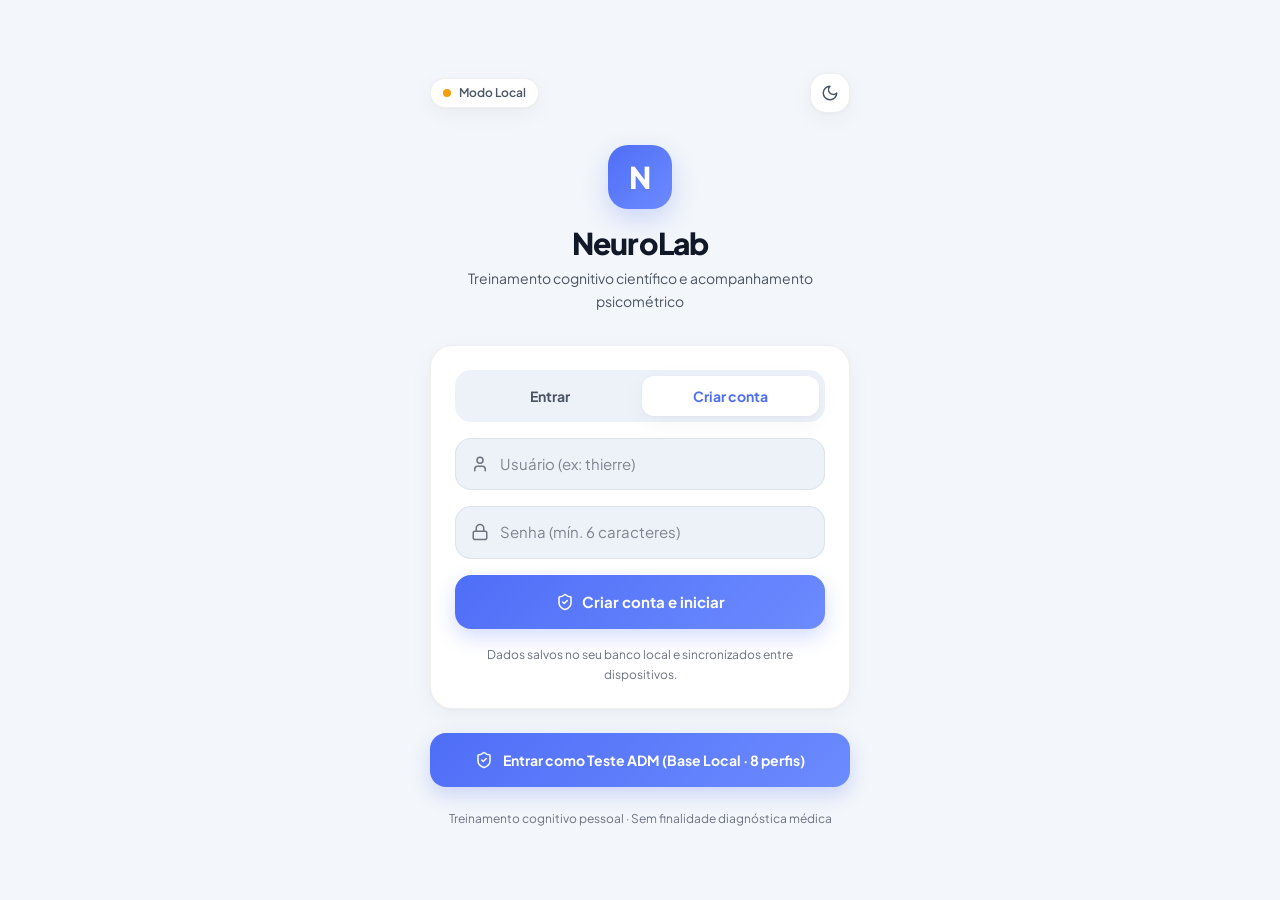
<file: index.html>
<!doctype html>
<html lang="pt-BR" data-theme="light">
  <head>
    <meta charset="UTF-8" />
    <meta name="viewport" content="width=device-width, initial-scale=1.0, maximum-scale=1.0, user-scalable=no" />
    <meta name="theme-color" content="#F3F6FA" />
    <link rel="icon" type="image/svg+xml" href="./icon.svg" />
    <link rel="preconnect" href="https://fonts.googleapis.com" />
    <link rel="preconnect" href="https://fonts.gstatic.com" crossorigin />
    <link
      href="https://fonts.googleapis.com/css2?family=Plus+Jakarta+Sans:wght@400;500;600;700;800&display=swap"
      rel="stylesheet"
    />
    <title>NeuroLab — Treinamento Cognitivo</title>
    <script type="module" crossorigin src="./assets/main-BQ5H9TDC.js"></script>
    <link rel="modulepreload" crossorigin href="./assets/DomainIcon-DQCqKxYY.js">
    <link rel="stylesheet" crossorigin href="./assets/DomainIcon-DUdCxSUC.css">
  <link rel="manifest" href="./manifest.webmanifest"><script id="vite-plugin-pwa:register-sw" src="./registerSW.js"></script></head>
  <body>
    <div id="root"></div>
  </body>
</html>
</file>
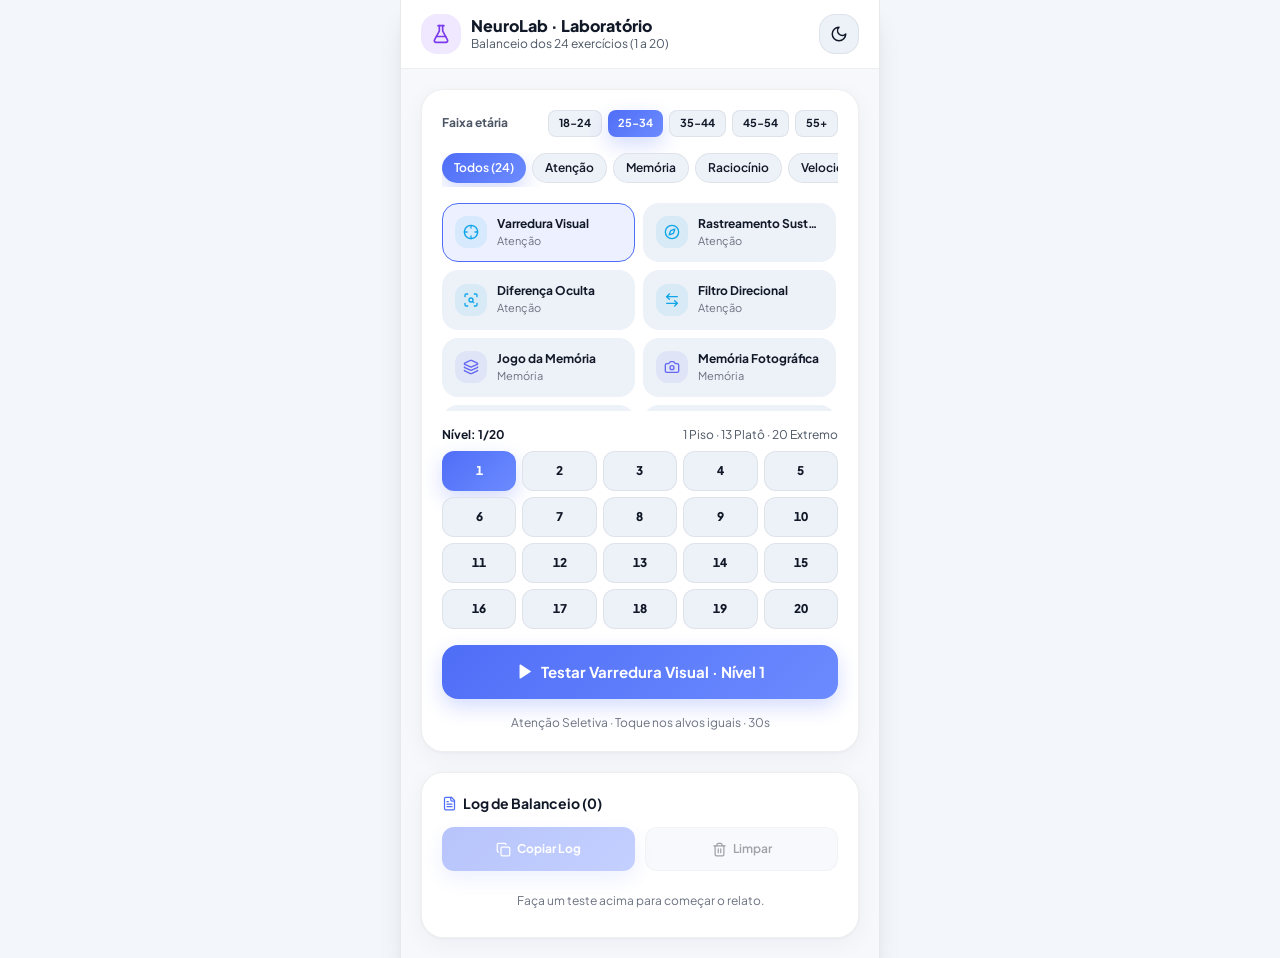
<file: lab.html>
<!doctype html>
<html lang="pt-BR" data-theme="light">
  <head>
    <meta charset="UTF-8" />
    <meta name="viewport" content="width=device-width, initial-scale=1.0, maximum-scale=1.0, user-scalable=no" />
    <meta name="theme-color" content="#F3F6FA" />
    <link rel="icon" type="image/svg+xml" href="./icon.svg" />
    <link rel="preconnect" href="https://fonts.googleapis.com" />
    <link rel="preconnect" href="https://fonts.gstatic.com" crossorigin />
    <link
      href="https://fonts.googleapis.com/css2?family=Plus+Jakarta+Sans:wght@400;500;600;700;800&display=swap"
      rel="stylesheet"
    />
    <title>NeuroLab · Laboratório de Balanceio</title>
    <script type="module" crossorigin src="./assets/lab-B6d545H5.js"></script>
    <link rel="modulepreload" crossorigin href="./assets/DomainIcon-DQCqKxYY.js">
    <link rel="stylesheet" crossorigin href="./assets/DomainIcon-DUdCxSUC.css">
  <link rel="manifest" href="./manifest.webmanifest"><script id="vite-plugin-pwa:register-sw" src="./registerSW.js"></script></head>
  <body>
    <div id="root"></div>
  </body>
</html>
</file>
<file: assets/DomainIcon-DUdCxSUC.css>
/*! tailwindcss v4.3.5 | MIT License | https://tailwindcss.com */@layer properties{@supports (((-webkit-hyphens:none)) and (not (margin-trim:block))) or ((-moz-orient:inline) and (not (color:rgb(from red r g b)))){*,:before,:after,::backdrop{--tw-translate-x:0;--tw-translate-y:0;--tw-translate-z:0;--tw-rotate-x:initial;--tw-rotate-y:initial;--tw-rotate-z:initial;--tw-skew-x:initial;--tw-skew-y:initial;--tw-border-style:solid;--tw-leading:initial;--tw-font-weight:initial;--tw-tracking:initial;--tw-shadow:0 0 #0000;--tw-shadow-color:initial;--tw-shadow-alpha:100%;--tw-inset-shadow:0 0 #0000;--tw-inset-shadow-color:initial;--tw-inset-shadow-alpha:100%;--tw-ring-color:initial;--tw-ring-shadow:0 0 #0000;--tw-inset-ring-color:initial;--tw-inset-ring-shadow:0 0 #0000;--tw-ring-inset:initial;--tw-ring-offset-width:0px;--tw-ring-offset-color:#fff;--tw-ring-offset-shadow:0 0 #0000;--tw-outline-style:solid;--tw-blur:initial;--tw-brightness:initial;--tw-contrast:initial;--tw-grayscale:initial;--tw-hue-rotate:initial;--tw-invert:initial;--tw-opacity:initial;--tw-saturate:initial;--tw-sepia:initial;--tw-drop-shadow:initial;--tw-drop-shadow-color:initial;--tw-drop-shadow-alpha:100%;--tw-drop-shadow-size:initial;--tw-backdrop-blur:initial;--tw-backdrop-brightness:initial;--tw-backdrop-contrast:initial;--tw-backdrop-grayscale:initial;--tw-backdrop-hue-rotate:initial;--tw-backdrop-invert:initial;--tw-backdrop-opacity:initial;--tw-backdrop-saturate:initial;--tw-backdrop-sepia:initial;--tw-duration:initial;--tw-ease:initial;--tw-scale-x:1;--tw-scale-y:1;--tw-scale-z:1}}}@layer theme{:root,:host{--font-sans:-apple-system, BlinkMacSystemFont, "Segoe UI", Roboto, "Helvetica Neue", "Noto Sans", Arial, sans-serif, "Apple Color Emoji", "Segoe UI Emoji", "Segoe UI Symbol", "Noto Color Emoji";--font-mono:ui-monospace, SFMono-Regular, Menlo, Monaco, Consolas, "Liberation Mono", "Courier New", monospace;--color-white:#fff;--spacing:.25rem;--text-xs:.75rem;--text-xs--line-height:calc(1 / .75);--text-sm:.875rem;--text-sm--line-height:calc(1.25 / .875);--text-base:1rem;--text-base--line-height: 1.5 ;--text-lg:1.125rem;--text-lg--line-height:calc(1.75 / 1.125);--text-xl:1.25rem;--text-xl--line-height:calc(1.75 / 1.25);--text-2xl:1.5rem;--text-2xl--line-height:calc(2 / 1.5);--text-3xl:1.875rem;--text-3xl--line-height: 1.2 ;--text-4xl:2.25rem;--text-4xl--line-height:calc(2.5 / 2.25);--text-5xl:3rem;--text-5xl--line-height:1;--text-6xl:3.75rem;--text-6xl--line-height:1;--font-weight-medium:500;--font-weight-semibold:600;--font-weight-bold:700;--font-weight-extrabold:800;--font-weight-black:900;--tracking-tight:-.025em;--tracking-wide:.025em;--tracking-wider:.05em;--leading-tight:1.25;--leading-snug:1.375;--leading-relaxed:1.625;--radius-md:.375rem;--radius-lg:.5rem;--radius-xl:.75rem;--radius-2xl:1rem;--radius-3xl:1.5rem;--ease-out:cubic-bezier(0, 0, .2, 1);--ease-in-out:cubic-bezier(.4, 0, .2, 1);--blur-sm:8px;--blur-md:12px;--blur-xl:24px;--default-transition-duration:.15s;--default-transition-timing-function:cubic-bezier(.4, 0, .2, 1);--default-font-family:var(--font-sans);--default-mono-font-family:var(--font-mono)}}@layer base{*,:after,:before,::backdrop{box-sizing:border-box;border:0 solid;margin:0;padding:0}::file-selector-button{box-sizing:border-box;border:0 solid;margin:0;padding:0}html,:host{-webkit-text-size-adjust:100%;-moz-tab-size:4;tab-size:4;line-height:1.5;font-family:var(--default-font-family,-apple-system, BlinkMacSystemFont, "Segoe UI", Roboto, "Helvetica Neue", "Noto Sans", Arial, sans-serif, "Apple Color Emoji", "Segoe UI Emoji", "Segoe UI Symbol", "Noto Color Emoji");font-feature-settings:var(--default-font-feature-settings,normal);font-variation-settings:var(--default-font-variation-settings,normal);-webkit-tap-highlight-color:transparent}hr{height:0;color:inherit;border-top-width:1px}abbr:where([title]){-webkit-text-decoration:underline dotted;text-decoration:underline dotted}h1,h2,h3,h4,h5,h6{font-size:inherit;font-weight:inherit}a{color:inherit;-webkit-text-decoration:inherit;text-decoration:inherit}b,strong{font-weight:bolder}code,kbd,samp,pre{font-family:var(--default-mono-font-family,ui-monospace, SFMono-Regular, Menlo, Monaco, Consolas, "Liberation Mono", "Courier New", monospace);font-feature-settings:var(--default-mono-font-feature-settings,normal);font-variation-settings:var(--default-mono-font-variation-settings,normal);font-size:1em}small{font-size:80%}sub,sup{vertical-align:baseline;font-size:75%;line-height:0;position:relative}sub{bottom:-.25em}sup{top:-.5em}table{text-indent:0;border-color:inherit;border-collapse:collapse}:-moz-focusring:where(:not(iframe)){outline:auto}progress{vertical-align:baseline}summary{display:list-item}ol,ul,menu{list-style:none}img,svg,video,canvas,audio,iframe,embed,object{vertical-align:middle;display:block}img,video{max-width:100%;height:auto}button,input,select,optgroup,textarea{font:inherit;font-feature-settings:inherit;font-variation-settings:inherit;letter-spacing:inherit;color:inherit;opacity:1;background-color:#0000;border-radius:0}::file-selector-button{font:inherit;font-feature-settings:inherit;font-variation-settings:inherit;letter-spacing:inherit;color:inherit;opacity:1;background-color:#0000;border-radius:0}:where(select:is([multiple],[size])) optgroup{font-weight:bolder}:where(select:is([multiple],[size])) optgroup option{padding-inline-start:20px}::file-selector-button{margin-inline-end:4px}::placeholder{opacity:1}@supports (not ((-webkit-appearance:-apple-pay-button))) or (contain-intrinsic-size:1px){::placeholder{color:currentColor}@supports (color:color-mix(in lab,red,red)){::placeholder{color:color-mix(in oklab,currentcolor 50%,transparent)}}}textarea{resize:vertical}::-webkit-search-decoration{-webkit-appearance:none}::-webkit-date-and-time-value{min-height:1lh;text-align:inherit}::-webkit-datetime-edit{display:inline-flex}::-webkit-datetime-edit-fields-wrapper{padding:0}::-webkit-datetime-edit{padding-block:0}::-webkit-datetime-edit-year-field{padding-block:0}::-webkit-datetime-edit-month-field{padding-block:0}::-webkit-datetime-edit-day-field{padding-block:0}::-webkit-datetime-edit-hour-field{padding-block:0}::-webkit-datetime-edit-minute-field{padding-block:0}::-webkit-datetime-edit-second-field{padding-block:0}::-webkit-datetime-edit-millisecond-field{padding-block:0}::-webkit-datetime-edit-meridiem-field{padding-block:0}::-webkit-calendar-picker-indicator{line-height:1}:-moz-ui-invalid{box-shadow:none}button,input:where([type=button],[type=reset],[type=submit]){-webkit-appearance:button;-moz-appearance:button;appearance:button}::file-selector-button{-webkit-appearance:button;-moz-appearance:button;appearance:button}::-webkit-inner-spin-button{height:auto}::-webkit-outer-spin-button{height:auto}[hidden]:where(:not([hidden=until-found])){display:none!important}}@layer components;@layer utilities{.pointer-events-none{pointer-events:none}.visible{visibility:visible}.absolute{position:absolute}.fixed{position:fixed}.relative{position:relative}.sticky{position:sticky}.inset-0{top:0;right:0;bottom:0;left:0}.top-0{top:0}.top-1\.5{top:calc(var(--spacing) * 1.5)}.top-1\/2{top:50%}.top-2\.5{top:calc(var(--spacing) * 2.5)}.right-1\.5{right:calc(var(--spacing) * 1.5)}.right-3{right:calc(var(--spacing) * 3)}.right-5{right:calc(var(--spacing) * 5)}.bottom-0{bottom:0}.bottom-4{bottom:calc(var(--spacing) * 4)}.left-1\/2{left:50%}.left-4{left:calc(var(--spacing) * 4)}.z-10{z-index:10}.z-20{z-index:20}.z-30{z-index:30}.z-40{z-index:40}.z-50{z-index:50}.-mx-1{margin-inline:calc(var(--spacing) * -1)}.mx-auto{margin-inline:auto}.mt-0\.5{margin-top:calc(var(--spacing) * .5)}.mt-1{margin-top:var(--spacing)}.mt-1\.5{margin-top:calc(var(--spacing) * 1.5)}.mt-2{margin-top:calc(var(--spacing) * 2)}.mt-3{margin-top:calc(var(--spacing) * 3)}.mb-1{margin-bottom:var(--spacing)}.mb-1\.5{margin-bottom:calc(var(--spacing) * 1.5)}.mb-2{margin-bottom:calc(var(--spacing) * 2)}.mb-2\.5{margin-bottom:calc(var(--spacing) * 2.5)}.mb-4{margin-bottom:calc(var(--spacing) * 4)}.ml-0\.5{margin-left:calc(var(--spacing) * .5)}.ml-auto{margin-left:auto}.flex{display:flex}.grid{display:grid}.hidden{display:none}.inline-flex{display:inline-flex}.aspect-square{aspect-ratio:1}.h-1{height:var(--spacing)}.h-1\.5{height:calc(var(--spacing) * 1.5)}.h-2{height:calc(var(--spacing) * 2)}.h-2\.5{height:calc(var(--spacing) * 2.5)}.h-3{height:calc(var(--spacing) * 3)}.h-3\.5{height:calc(var(--spacing) * 3.5)}.h-4{height:calc(var(--spacing) * 4)}.h-4\/5{height:80%}.h-6{height:calc(var(--spacing) * 6)}.h-7{height:calc(var(--spacing) * 7)}.h-8{height:calc(var(--spacing) * 8)}.h-9{height:calc(var(--spacing) * 9)}.h-10{height:calc(var(--spacing) * 10)}.h-11{height:calc(var(--spacing) * 11)}.h-12{height:calc(var(--spacing) * 12)}.h-14{height:calc(var(--spacing) * 14)}.h-16{height:calc(var(--spacing) * 16)}.h-20{height:calc(var(--spacing) * 20)}.h-24{height:calc(var(--spacing) * 24)}.h-28{height:calc(var(--spacing) * 28)}.h-32{height:calc(var(--spacing) * 32)}.h-40{height:calc(var(--spacing) * 40)}.h-44{height:calc(var(--spacing) * 44)}.h-56{height:calc(var(--spacing) * 56)}.h-\[46px\]{height:46px}.h-\[48px\]{height:48px}.h-\[52px\]{height:52px}.h-\[78px\]{height:78px}.h-\[124px\]{height:124px}.h-\[142px\]{height:142px}.h-\[145px\]{height:145px}.h-\[160px\]{height:160px}.h-\[175px\]{height:175px}.h-\[228px\]{height:228px}.h-\[265px\]{height:265px}.h-full{height:100%}.max-h-52{max-height:calc(var(--spacing) * 52)}.max-h-72{max-height:calc(var(--spacing) * 72)}.min-h-\[44px\]{min-height:44px}.min-h-\[46px\]{min-height:46px}.min-h-\[48px\]{min-height:48px}.min-h-\[50px\]{min-height:50px}.min-h-\[52px\]{min-height:52px}.min-h-\[54px\]{min-height:54px}.min-h-\[64px\]{min-height:64px}.min-h-\[92px\]{min-height:92px}.min-h-\[112px\]{min-height:112px}.min-h-\[148px\]{min-height:148px}.min-h-screen{min-height:100vh}.w-0\.5{width:calc(var(--spacing) * .5)}.w-2{width:calc(var(--spacing) * 2)}.w-2\.5{width:calc(var(--spacing) * 2.5)}.w-3{width:calc(var(--spacing) * 3)}.w-3\.5{width:calc(var(--spacing) * 3.5)}.w-4{width:calc(var(--spacing) * 4)}.w-4\/5{width:80%}.w-6{width:calc(var(--spacing) * 6)}.w-7{width:calc(var(--spacing) * 7)}.w-8{width:calc(var(--spacing) * 8)}.w-9{width:calc(var(--spacing) * 9)}.w-10{width:calc(var(--spacing) * 10)}.w-11{width:calc(var(--spacing) * 11)}.w-12{width:calc(var(--spacing) * 12)}.w-14{width:calc(var(--spacing) * 14)}.w-16{width:calc(var(--spacing) * 16)}.w-20{width:calc(var(--spacing) * 20)}.w-24{width:calc(var(--spacing) * 24)}.w-28{width:calc(var(--spacing) * 28)}.w-32{width:calc(var(--spacing) * 32)}.w-36{width:calc(var(--spacing) * 36)}.w-44{width:calc(var(--spacing) * 44)}.w-56{width:calc(var(--spacing) * 56)}.w-\[78px\]{width:78px}.w-\[108px\]{width:108px}.w-\[114px\]{width:114px}.w-\[136px\]{width:136px}.w-\[144px\]{width:144px}.w-\[148px\]{width:148px}.w-\[150px\]{width:150px}.w-\[156px\]{width:156px}.w-\[164px\]{width:164px}.w-\[184px\]{width:184px}.w-\[186px\]{width:186px}.w-\[190px\]{width:190px}.w-\[196px\]{width:196px}.w-\[205px\]{width:205px}.w-\[210px\]{width:210px}.w-\[212px\]{width:212px}.w-\[216px\]{width:216px}.w-\[220px\]{width:220px}.w-\[224px\]{width:224px}.w-\[228px\]{width:228px}.w-full{width:100%}.max-w-\[235px\]{max-width:235px}.max-w-\[246px\]{max-width:246px}.max-w-\[248px\]{max-width:248px}.max-w-\[260px\]{max-width:260px}.max-w-\[270px\]{max-width:270px}.max-w-\[295px\]{max-width:295px}.max-w-\[300px\]{max-width:300px}.max-w-\[306px\]{max-width:306px}.max-w-\[310px\]{max-width:310px}.max-w-\[320px\]{max-width:320px}.max-w-\[324px\]{max-width:324px}.max-w-\[330px\]{max-width:330px}.max-w-\[340px\]{max-width:340px}.max-w-\[344px\]{max-width:344px}.max-w-\[348px\]{max-width:348px}.max-w-\[356px\]{max-width:356px}.max-w-\[360px\]{max-width:360px}.max-w-\[390px\]{max-width:390px}.max-w-\[420px\]{max-width:420px}.max-w-\[480px\]{max-width:480px}.min-w-0{min-width:0}.min-w-\[58px\]{min-width:58px}.flex-1{flex:1}.flex-shrink{flex-shrink:1}.shrink-0{flex-shrink:0}.-translate-x-1\/2{--tw-translate-x: -50% ;translate:var(--tw-translate-x) var(--tw-translate-y)}.-translate-y-1\/2{--tw-translate-y: -50% ;translate:var(--tw-translate-x) var(--tw-translate-y)}.-rotate-90{rotate:-90deg}.transform{transform:var(--tw-rotate-x, ) var(--tw-rotate-y, ) var(--tw-rotate-z, ) var(--tw-skew-x, ) var(--tw-skew-y, )}.cursor-pointer{cursor:pointer}.touch-none{touch-action:none}.grid-cols-2{grid-template-columns:repeat(2,minmax(0,1fr))}.grid-cols-3{grid-template-columns:repeat(3,minmax(0,1fr))}.grid-cols-4{grid-template-columns:repeat(4,minmax(0,1fr))}.grid-cols-5{grid-template-columns:repeat(5,minmax(0,1fr))}.grid-cols-6{grid-template-columns:repeat(6,minmax(0,1fr))}.grid-cols-7{grid-template-columns:repeat(7,minmax(0,1fr))}.flex-col{flex-direction:column}.flex-wrap{flex-wrap:wrap}.items-baseline{align-items:baseline}.items-center{align-items:center}.items-end{align-items:flex-end}.items-start{align-items:flex-start}.justify-between{justify-content:space-between}.justify-center{justify-content:center}.gap-0\.5{gap:calc(var(--spacing) * .5)}.gap-1{gap:var(--spacing)}.gap-1\.5{gap:calc(var(--spacing) * 1.5)}.gap-2{gap:calc(var(--spacing) * 2)}.gap-2\.5{gap:calc(var(--spacing) * 2.5)}.gap-3{gap:calc(var(--spacing) * 3)}.gap-3\.5{gap:calc(var(--spacing) * 3.5)}.gap-4{gap:calc(var(--spacing) * 4)}.gap-5{gap:calc(var(--spacing) * 5)}.gap-6{gap:calc(var(--spacing) * 6)}.truncate{text-overflow:ellipsis;white-space:nowrap;overflow:hidden}.overflow-hidden{overflow:hidden}.overflow-x-auto{overflow-x:auto}.overflow-y-auto{overflow-y:auto}.rounded-2xl{border-radius:var(--radius-2xl)}.rounded-3xl{border-radius:var(--radius-3xl)}.rounded-\[20px\]{border-radius:20px}.rounded-\[28px\]{border-radius:28px}.rounded-full{border-radius:2147483647px}.rounded-lg{border-radius:var(--radius-lg)}.rounded-md{border-radius:var(--radius-md)}.rounded-xl{border-radius:var(--radius-xl)}.border{border-style:var(--tw-border-style);border-width:1px}.border-t-2{border-top-style:var(--tw-border-style);border-top-width:2px}.border-dashed{--tw-border-style:dashed;border-style:dashed}.border-dotted{--tw-border-style:dotted;border-style:dotted}.bg-white{background-color:var(--color-white)}.p-1{padding:var(--spacing)}.p-1\.5{padding:calc(var(--spacing) * 1.5)}.p-2{padding:calc(var(--spacing) * 2)}.p-3{padding:calc(var(--spacing) * 3)}.p-3\.5{padding:calc(var(--spacing) * 3.5)}.p-4{padding:calc(var(--spacing) * 4)}.p-5{padding:calc(var(--spacing) * 5)}.p-6{padding:calc(var(--spacing) * 6)}.p-8{padding:calc(var(--spacing) * 8)}.px-0\.5{padding-inline:calc(var(--spacing) * .5)}.px-1{padding-inline:var(--spacing)}.px-1\.5{padding-inline:calc(var(--spacing) * 1.5)}.px-2{padding-inline:calc(var(--spacing) * 2)}.px-2\.5{padding-inline:calc(var(--spacing) * 2.5)}.px-3{padding-inline:calc(var(--spacing) * 3)}.px-3\.5{padding-inline:calc(var(--spacing) * 3.5)}.px-4{padding-inline:calc(var(--spacing) * 4)}.px-5{padding-inline:calc(var(--spacing) * 5)}.py-0\.5{padding-block:calc(var(--spacing) * .5)}.py-1{padding-block:var(--spacing)}.py-1\.5{padding-block:calc(var(--spacing) * 1.5)}.py-2{padding-block:calc(var(--spacing) * 2)}.py-2\.5{padding-block:calc(var(--spacing) * 2.5)}.py-3{padding-block:calc(var(--spacing) * 3)}.py-3\.5{padding-block:calc(var(--spacing) * 3.5)}.py-4{padding-block:calc(var(--spacing) * 4)}.py-5{padding-block:calc(var(--spacing) * 5)}.py-6{padding-block:calc(var(--spacing) * 6)}.py-8{padding-block:calc(var(--spacing) * 8)}.py-10{padding-block:calc(var(--spacing) * 10)}.pt-1{padding-top:var(--spacing)}.pt-3\.5{padding-top:calc(var(--spacing) * 3.5)}.pt-4{padding-top:calc(var(--spacing) * 4)}.pt-5{padding-top:calc(var(--spacing) * 5)}.pr-0\.5{padding-right:calc(var(--spacing) * .5)}.pr-4{padding-right:calc(var(--spacing) * 4)}.pb-1{padding-bottom:var(--spacing)}.pb-3\.5{padding-bottom:calc(var(--spacing) * 3.5)}.pb-10{padding-bottom:calc(var(--spacing) * 10)}.pb-28{padding-bottom:calc(var(--spacing) * 28)}.pl-11{padding-left:calc(var(--spacing) * 11)}.text-center{text-align:center}.text-left{text-align:left}.text-right{text-align:right}.text-2xl{font-size:var(--text-2xl);line-height:var(--tw-leading,var(--text-2xl--line-height))}.text-3xl{font-size:var(--text-3xl);line-height:var(--tw-leading,var(--text-3xl--line-height))}.text-4xl{font-size:var(--text-4xl);line-height:var(--tw-leading,var(--text-4xl--line-height))}.text-5xl{font-size:var(--text-5xl);line-height:var(--tw-leading,var(--text-5xl--line-height))}.text-6xl{font-size:var(--text-6xl);line-height:var(--tw-leading,var(--text-6xl--line-height))}.text-base{font-size:var(--text-base);line-height:var(--tw-leading,var(--text-base--line-height))}.text-lg{font-size:var(--text-lg);line-height:var(--tw-leading,var(--text-lg--line-height))}.text-sm{font-size:var(--text-sm);line-height:var(--tw-leading,var(--text-sm--line-height))}.text-xl{font-size:var(--text-xl);line-height:var(--tw-leading,var(--text-xl--line-height))}.text-xs{font-size:var(--text-xs);line-height:var(--tw-leading,var(--text-xs--line-height))}.text-\[8px\]{font-size:8px}.text-\[9px\]{font-size:9px}.text-\[10px\]{font-size:10px}.text-\[11px\]{font-size:11px}.text-\[13px\]{font-size:13px}.text-\[15px\]{font-size:15px}.text-\[16px\]{font-size:16px}.text-\[17px\]{font-size:17px}.text-\[22px\]{font-size:22px}.leading-none{--tw-leading:1;line-height:1}.leading-relaxed{--tw-leading:var(--leading-relaxed);line-height:var(--leading-relaxed)}.leading-snug{--tw-leading:var(--leading-snug);line-height:var(--leading-snug)}.leading-tight{--tw-leading:var(--leading-tight);line-height:var(--leading-tight)}.font-black{--tw-font-weight:var(--font-weight-black);font-weight:var(--font-weight-black)}.font-bold{--tw-font-weight:var(--font-weight-bold);font-weight:var(--font-weight-bold)}.font-extrabold{--tw-font-weight:var(--font-weight-extrabold);font-weight:var(--font-weight-extrabold)}.font-medium{--tw-font-weight:var(--font-weight-medium);font-weight:var(--font-weight-medium)}.font-semibold{--tw-font-weight:var(--font-weight-semibold);font-weight:var(--font-weight-semibold)}.tracking-tight{--tw-tracking:var(--tracking-tight);letter-spacing:var(--tracking-tight)}.tracking-wide{--tw-tracking:var(--tracking-wide);letter-spacing:var(--tracking-wide)}.tracking-wider{--tw-tracking:var(--tracking-wider);letter-spacing:var(--tracking-wider)}.whitespace-nowrap{white-space:nowrap}.uppercase{text-transform:uppercase}.opacity-80{opacity:.8}.opacity-90{opacity:.9}.shadow-lg{--tw-shadow:0 10px 15px -3px var(--tw-shadow-color,#0000001a), 0 4px 6px -4px var(--tw-shadow-color,#0000001a);box-shadow:var(--tw-inset-shadow),var(--tw-inset-ring-shadow),var(--tw-ring-offset-shadow),var(--tw-ring-shadow),var(--tw-shadow)}.outline{outline-style:var(--tw-outline-style);outline-width:1px}.invert{--tw-invert:invert(100%);filter:var(--tw-blur, ) var(--tw-brightness, ) var(--tw-contrast, ) var(--tw-grayscale, ) var(--tw-hue-rotate, ) var(--tw-invert, ) var(--tw-saturate, ) var(--tw-sepia, ) var(--tw-drop-shadow, )}.filter{filter:var(--tw-blur, ) var(--tw-brightness, ) var(--tw-contrast, ) var(--tw-grayscale, ) var(--tw-hue-rotate, ) var(--tw-invert, ) var(--tw-saturate, ) var(--tw-sepia, ) var(--tw-drop-shadow, )}.backdrop-blur-md{--tw-backdrop-blur:blur(var(--blur-md));-webkit-backdrop-filter:var(--tw-backdrop-blur, ) var(--tw-backdrop-brightness, ) var(--tw-backdrop-contrast, ) var(--tw-backdrop-grayscale, ) var(--tw-backdrop-hue-rotate, ) var(--tw-backdrop-invert, ) var(--tw-backdrop-opacity, ) var(--tw-backdrop-saturate, ) var(--tw-backdrop-sepia, );backdrop-filter:var(--tw-backdrop-blur, ) var(--tw-backdrop-brightness, ) var(--tw-backdrop-contrast, ) var(--tw-backdrop-grayscale, ) var(--tw-backdrop-hue-rotate, ) var(--tw-backdrop-invert, ) var(--tw-backdrop-opacity, ) var(--tw-backdrop-saturate, ) var(--tw-backdrop-sepia, )}.backdrop-blur-sm{--tw-backdrop-blur:blur(var(--blur-sm));-webkit-backdrop-filter:var(--tw-backdrop-blur, ) var(--tw-backdrop-brightness, ) var(--tw-backdrop-contrast, ) var(--tw-backdrop-grayscale, ) var(--tw-backdrop-hue-rotate, ) var(--tw-backdrop-invert, ) var(--tw-backdrop-opacity, ) var(--tw-backdrop-saturate, ) var(--tw-backdrop-sepia, );backdrop-filter:var(--tw-backdrop-blur, ) var(--tw-backdrop-brightness, ) var(--tw-backdrop-contrast, ) var(--tw-backdrop-grayscale, ) var(--tw-backdrop-hue-rotate, ) var(--tw-backdrop-invert, ) var(--tw-backdrop-opacity, ) var(--tw-backdrop-saturate, ) var(--tw-backdrop-sepia, )}.backdrop-blur-xl{--tw-backdrop-blur:blur(var(--blur-xl));-webkit-backdrop-filter:var(--tw-backdrop-blur, ) var(--tw-backdrop-brightness, ) var(--tw-backdrop-contrast, ) var(--tw-backdrop-grayscale, ) var(--tw-backdrop-hue-rotate, ) var(--tw-backdrop-invert, ) var(--tw-backdrop-opacity, ) var(--tw-backdrop-saturate, ) var(--tw-backdrop-sepia, );backdrop-filter:var(--tw-backdrop-blur, ) var(--tw-backdrop-brightness, ) var(--tw-backdrop-contrast, ) var(--tw-backdrop-grayscale, ) var(--tw-backdrop-hue-rotate, ) var(--tw-backdrop-invert, ) var(--tw-backdrop-opacity, ) var(--tw-backdrop-saturate, ) var(--tw-backdrop-sepia, )}.backdrop-filter{-webkit-backdrop-filter:var(--tw-backdrop-blur, ) var(--tw-backdrop-brightness, ) var(--tw-backdrop-contrast, ) var(--tw-backdrop-grayscale, ) var(--tw-backdrop-hue-rotate, ) var(--tw-backdrop-invert, ) var(--tw-backdrop-opacity, ) var(--tw-backdrop-saturate, ) var(--tw-backdrop-sepia, );backdrop-filter:var(--tw-backdrop-blur, ) var(--tw-backdrop-brightness, ) var(--tw-backdrop-contrast, ) var(--tw-backdrop-grayscale, ) var(--tw-backdrop-hue-rotate, ) var(--tw-backdrop-invert, ) var(--tw-backdrop-opacity, ) var(--tw-backdrop-saturate, ) var(--tw-backdrop-sepia, )}.transition{transition-property:color,background-color,border-color,outline-color,text-decoration-color,fill,stroke,--tw-gradient-from,--tw-gradient-via,--tw-gradient-to,opacity,box-shadow,transform,translate,scale,rotate,filter,-webkit-backdrop-filter,backdrop-filter,display,content-visibility,overlay,pointer-events;transition-timing-function:var(--tw-ease,var(--default-transition-timing-function));transition-duration:var(--tw-duration,var(--default-transition-duration))}.transition-all{transition-property:all;transition-timing-function:var(--tw-ease,var(--default-transition-timing-function));transition-duration:var(--tw-duration,var(--default-transition-duration))}.transition-colors{transition-property:color,background-color,border-color,outline-color,text-decoration-color,fill,stroke,--tw-gradient-from,--tw-gradient-via,--tw-gradient-to;transition-timing-function:var(--tw-ease,var(--default-transition-timing-function));transition-duration:var(--tw-duration,var(--default-transition-duration))}.transition-opacity{transition-property:opacity;transition-timing-function:var(--tw-ease,var(--default-transition-timing-function));transition-duration:var(--tw-duration,var(--default-transition-duration))}.transition-transform{transition-property:transform,translate,scale,rotate;transition-timing-function:var(--tw-ease,var(--default-transition-timing-function));transition-duration:var(--tw-duration,var(--default-transition-duration))}.duration-150{--tw-duration:.15s;transition-duration:.15s}.duration-180{--tw-duration:.18s;transition-duration:.18s}.duration-200{--tw-duration:.2s;transition-duration:.2s}.duration-300{--tw-duration:.3s;transition-duration:.3s}.duration-450{--tw-duration:.45s;transition-duration:.45s}.duration-500{--tw-duration:.5s;transition-duration:.5s}.duration-750{--tw-duration:.75s;transition-duration:.75s}.duration-1000{--tw-duration:1s;transition-duration:1s}.ease-in-out{--tw-ease:var(--ease-in-out);transition-timing-function:var(--ease-in-out)}.ease-out{--tw-ease:var(--ease-out);transition-timing-function:var(--ease-out)}.outline-none{--tw-outline-style:none;outline-style:none}@media(hover:hover){.hover\:opacity-100:hover{opacity:1}}.active\:scale-95:active{--tw-scale-x:95%;--tw-scale-y:95%;--tw-scale-z:95%;scale:var(--tw-scale-x) var(--tw-scale-y)}.disabled\:opacity-35:disabled{opacity:.35}.disabled\:opacity-40:disabled{opacity:.4}.disabled\:opacity-50:disabled{opacity:.5}@media(min-width:40rem){.sm\:grid-cols-4{grid-template-columns:repeat(4,minmax(0,1fr))}.sm\:border-x{border-inline-style:var(--tw-border-style);border-inline-width:1px}.sm\:p-5{padding:calc(var(--spacing) * 5)}.sm\:text-sm{font-size:var(--text-sm);line-height:var(--tw-leading,var(--text-sm--line-height))}.sm\:shadow-xl{--tw-shadow:0 20px 25px -5px var(--tw-shadow-color,#0000001a), 0 8px 10px -6px var(--tw-shadow-color,#0000001a);box-shadow:var(--tw-inset-shadow),var(--tw-inset-ring-shadow),var(--tw-ring-offset-shadow),var(--tw-ring-shadow),var(--tw-shadow)}}}:root,[data-theme=light]{--bg:#f3f6fa;--bg-elev:#f6f8fc;--bg-card:#fff;--bg-card-hover:#f9fbff;--bg-subtle:#edf1f8;--border:#0f172a11;--border-strong:#4f6ef747;--text:#111827;--text-muted:#4b5563;--text-soft:#6b7280;--accent:#4f6ef7;--accent-2:#10b981;--accent-grad:linear-gradient(135deg, #4f6ef7 0%, #6c8bff 100%);--accent-glow:#4f6ef71a;--accent-shadow:#4f6ef73d;--ok:#10b981;--warn:#f59e0b;--err:#ef4444;--radar-stroke:#4f6ef7;--radar-fill:#4f6ef7;--radar-base:#94a3b8;--btn-fg:#fff;--card-shadow:0 6px 24px #0f172a0b, 0 1px 3px #0f172a08;--overlay:#0f172a73}[data-theme=dark]{--bg:#0d121e;--bg-elev:#111827;--bg-card:#182135;--bg-card-hover:#1f2a42;--bg-subtle:#222e47;--border:#94a3b821;--border-strong:#7b96ff5c;--text:#f1f5f9;--text-muted:#a8b5cc;--text-soft:#7e8da8;--accent:#7c98ff;--accent-2:#34d399;--accent-grad:linear-gradient(135deg, #5b78fa 0%, #7c98ff 100%);--accent-glow:#7c98ff24;--accent-shadow:#5b78fa47;--ok:#34d399;--warn:#fbbf24;--err:#fb7185;--radar-stroke:#7c98ff;--radar-fill:#7c98ff;--radar-base:#94a3b8;--btn-fg:#fff;--card-shadow:0 8px 24px #00000038;--overlay:#060a12b8}*{-webkit-tap-highlight-color:transparent;-webkit-user-select:none;user-select:none}input,textarea{-webkit-user-select:text;user-select:text}html,body{background:var(--bg);min-height:100%;color:var(--text);-webkit-font-smoothing:antialiased;-moz-osx-font-smoothing:grayscale;text-rendering:optimizelegibility;margin:0;padding:0;font-family:Plus Jakarta Sans,Inter,system-ui,-apple-system,BlinkMacSystemFont,Segoe UI,sans-serif}.tabular{font-variant-numeric:tabular-nums}.no-scrollbar{scrollbar-width:none;-ms-overflow-style:none}.no-scrollbar::-webkit-scrollbar{display:none}.surface-card{background:var(--bg-card);border:1px solid var(--border);box-shadow:var(--card-shadow);border-radius:22px;transition:border-color .18s,background .18s,transform .14s,box-shadow .18s}.surface-card-click:hover{border-color:var(--border-strong);background:var(--bg-card-hover)}.surface-card-click:active{transform:scale(.985)}.btn-accent{background:var(--accent-grad);color:var(--btn-fg);box-shadow:0 8px 20px var(--accent-shadow);transition:transform .14s,opacity .16s,box-shadow .16s}.btn-accent:active{transform:scale(.98)}.btn-soft{background:var(--bg-subtle);border:1px solid var(--border);color:var(--text);transition:border-color .16s,background .16s,transform .14s}.btn-soft:hover{border-color:var(--border-strong)}.btn-soft:active{transform:scale(.985)}@keyframes pop{0%{opacity:0;transform:scale(.97)}to{opacity:1;transform:scale(1)}}.animate-pop{animation:.18s cubic-bezier(.2,.8,.2,1) pop}@keyframes shake{0%,to{transform:translate(0)}25%{transform:translate(-5px)}75%{transform:translate(5px)}}.animate-shake{animation:.2s shake}@keyframes tapRipple{0%{opacity:.85;transform:translate(-50%,-50%)scale(.45)}to{opacity:0;transform:translate(-50%,-50%)scale(2)}}.animate-tap-ripple{animation:.5s ease-out forwards tapRipple}@property --tw-translate-x{syntax:"*";inherits:false;initial-value:0}@property --tw-translate-y{syntax:"*";inherits:false;initial-value:0}@property --tw-translate-z{syntax:"*";inherits:false;initial-value:0}@property --tw-rotate-x{syntax:"*";inherits:false}@property --tw-rotate-y{syntax:"*";inherits:false}@property --tw-rotate-z{syntax:"*";inherits:false}@property --tw-skew-x{syntax:"*";inherits:false}@property --tw-skew-y{syntax:"*";inherits:false}@property --tw-border-style{syntax:"*";inherits:false;initial-value:solid}@property --tw-leading{syntax:"*";inherits:false}@property --tw-font-weight{syntax:"*";inherits:false}@property --tw-tracking{syntax:"*";inherits:false}@property --tw-shadow{syntax:"*";inherits:false;initial-value:0 0 #0000}@property --tw-shadow-color{syntax:"*";inherits:false}@property --tw-shadow-alpha{syntax:"<percentage>";inherits:false;initial-value:100%}@property --tw-inset-shadow{syntax:"*";inherits:false;initial-value:0 0 #0000}@property --tw-inset-shadow-color{syntax:"*";inherits:false}@property --tw-inset-shadow-alpha{syntax:"<percentage>";inherits:false;initial-value:100%}@property --tw-ring-color{syntax:"*";inherits:false}@property --tw-ring-shadow{syntax:"*";inherits:false;initial-value:0 0 #0000}@property --tw-inset-ring-color{syntax:"*";inherits:false}@property --tw-inset-ring-shadow{syntax:"*";inherits:false;initial-value:0 0 #0000}@property --tw-ring-inset{syntax:"*";inherits:false}@property --tw-ring-offset-width{syntax:"<length>";inherits:false;initial-value:0}@property --tw-ring-offset-color{syntax:"*";inherits:false;initial-value:#fff}@property --tw-ring-offset-shadow{syntax:"*";inherits:false;initial-value:0 0 #0000}@property --tw-outline-style{syntax:"*";inherits:false;initial-value:solid}@property --tw-blur{syntax:"*";inherits:false}@property --tw-brightness{syntax:"*";inherits:false}@property --tw-contrast{syntax:"*";inherits:false}@property --tw-grayscale{syntax:"*";inherits:false}@property --tw-hue-rotate{syntax:"*";inherits:false}@property --tw-invert{syntax:"*";inherits:false}@property --tw-opacity{syntax:"*";inherits:false}@property --tw-saturate{syntax:"*";inherits:false}@property --tw-sepia{syntax:"*";inherits:false}@property --tw-drop-shadow{syntax:"*";inherits:false}@property --tw-drop-shadow-color{syntax:"*";inherits:false}@property --tw-drop-shadow-alpha{syntax:"<percentage>";inherits:false;initial-value:100%}@property --tw-drop-shadow-size{syntax:"*";inherits:false}@property --tw-backdrop-blur{syntax:"*";inherits:false}@property --tw-backdrop-brightness{syntax:"*";inherits:false}@property --tw-backdrop-contrast{syntax:"*";inherits:false}@property --tw-backdrop-grayscale{syntax:"*";inherits:false}@property --tw-backdrop-hue-rotate{syntax:"*";inherits:false}@property --tw-backdrop-invert{syntax:"*";inherits:false}@property --tw-backdrop-opacity{syntax:"*";inherits:false}@property --tw-backdrop-saturate{syntax:"*";inherits:false}@property --tw-backdrop-sepia{syntax:"*";inherits:false}@property --tw-duration{syntax:"*";inherits:false}@property --tw-ease{syntax:"*";inherits:false}@property --tw-scale-x{syntax:"*";inherits:false;initial-value:1}@property --tw-scale-y{syntax:"*";inherits:false;initial-value:1}@property --tw-scale-z{syntax:"*";inherits:false;initial-value:1}
</file>
